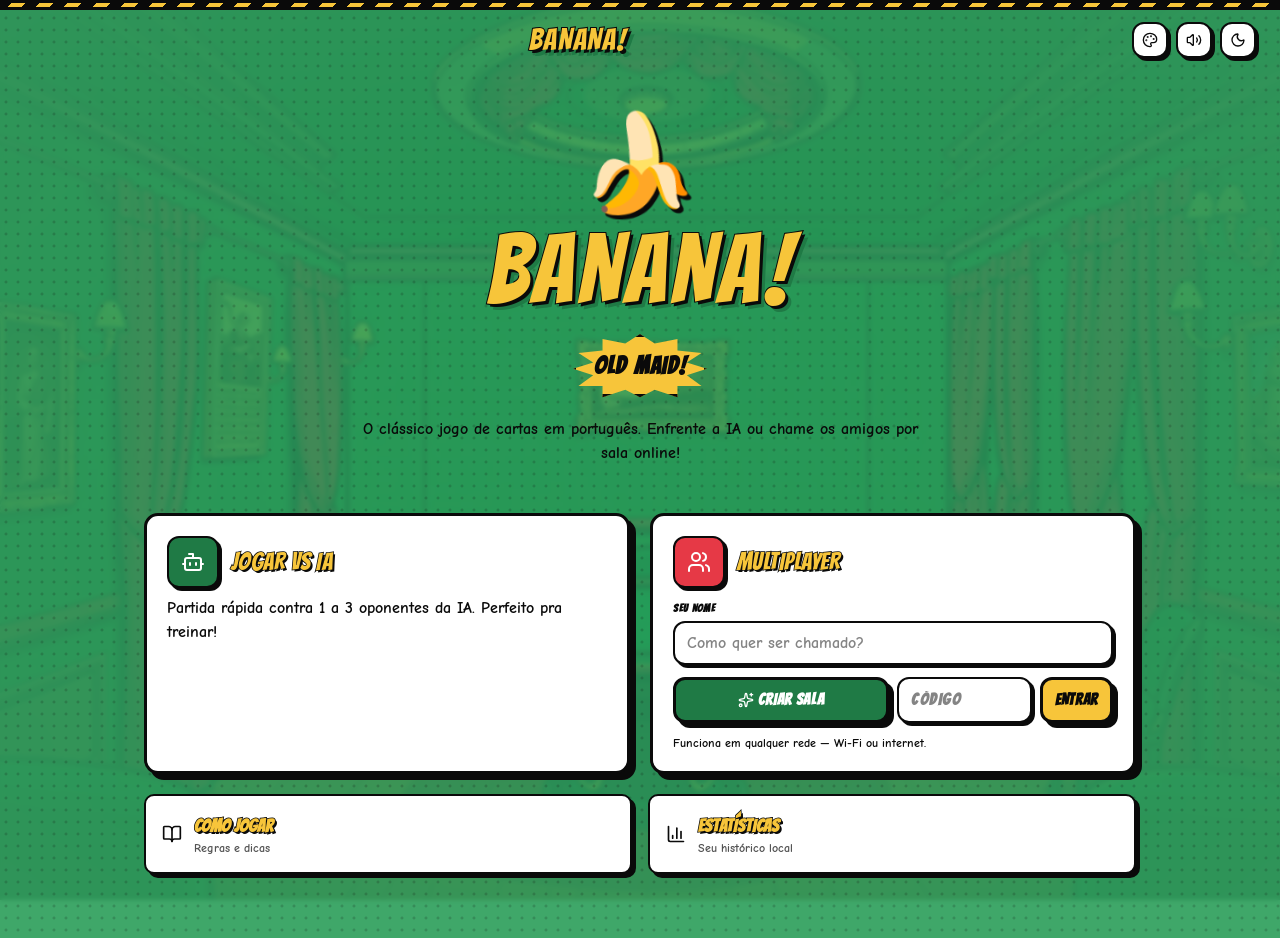
<file: dist-spa/index.html>
<!DOCTYPE html>
<html lang="pt-BR">
  <head>
    <meta charset="UTF-8" />
    <meta name="viewport" content="width=device-width, initial-scale=1.0, maximum-scale=1.0, user-scalable=no" />
    <title>Banana Arcade</title>
    <link rel="icon" type="image/png" href="./logo-banana.png" />
    <link rel="preconnect" href="https://fonts.googleapis.com" />
    <link rel="preconnect" href="https://fonts.gstatic.com" crossorigin />
    <link rel="stylesheet" href="https://fonts.googleapis.com/css2?family=Bangers&family=Comic+Neue:wght@400;700&display=swap" />
    <script type="module" crossorigin src="./assets/index-BYTLycms.js"></script>
    <link rel="stylesheet" crossorigin href="./assets/index-D8fFj3eb.css">
  </head>
  <body>
    <div id="root"></div>
  </body>
</html>
</file>
